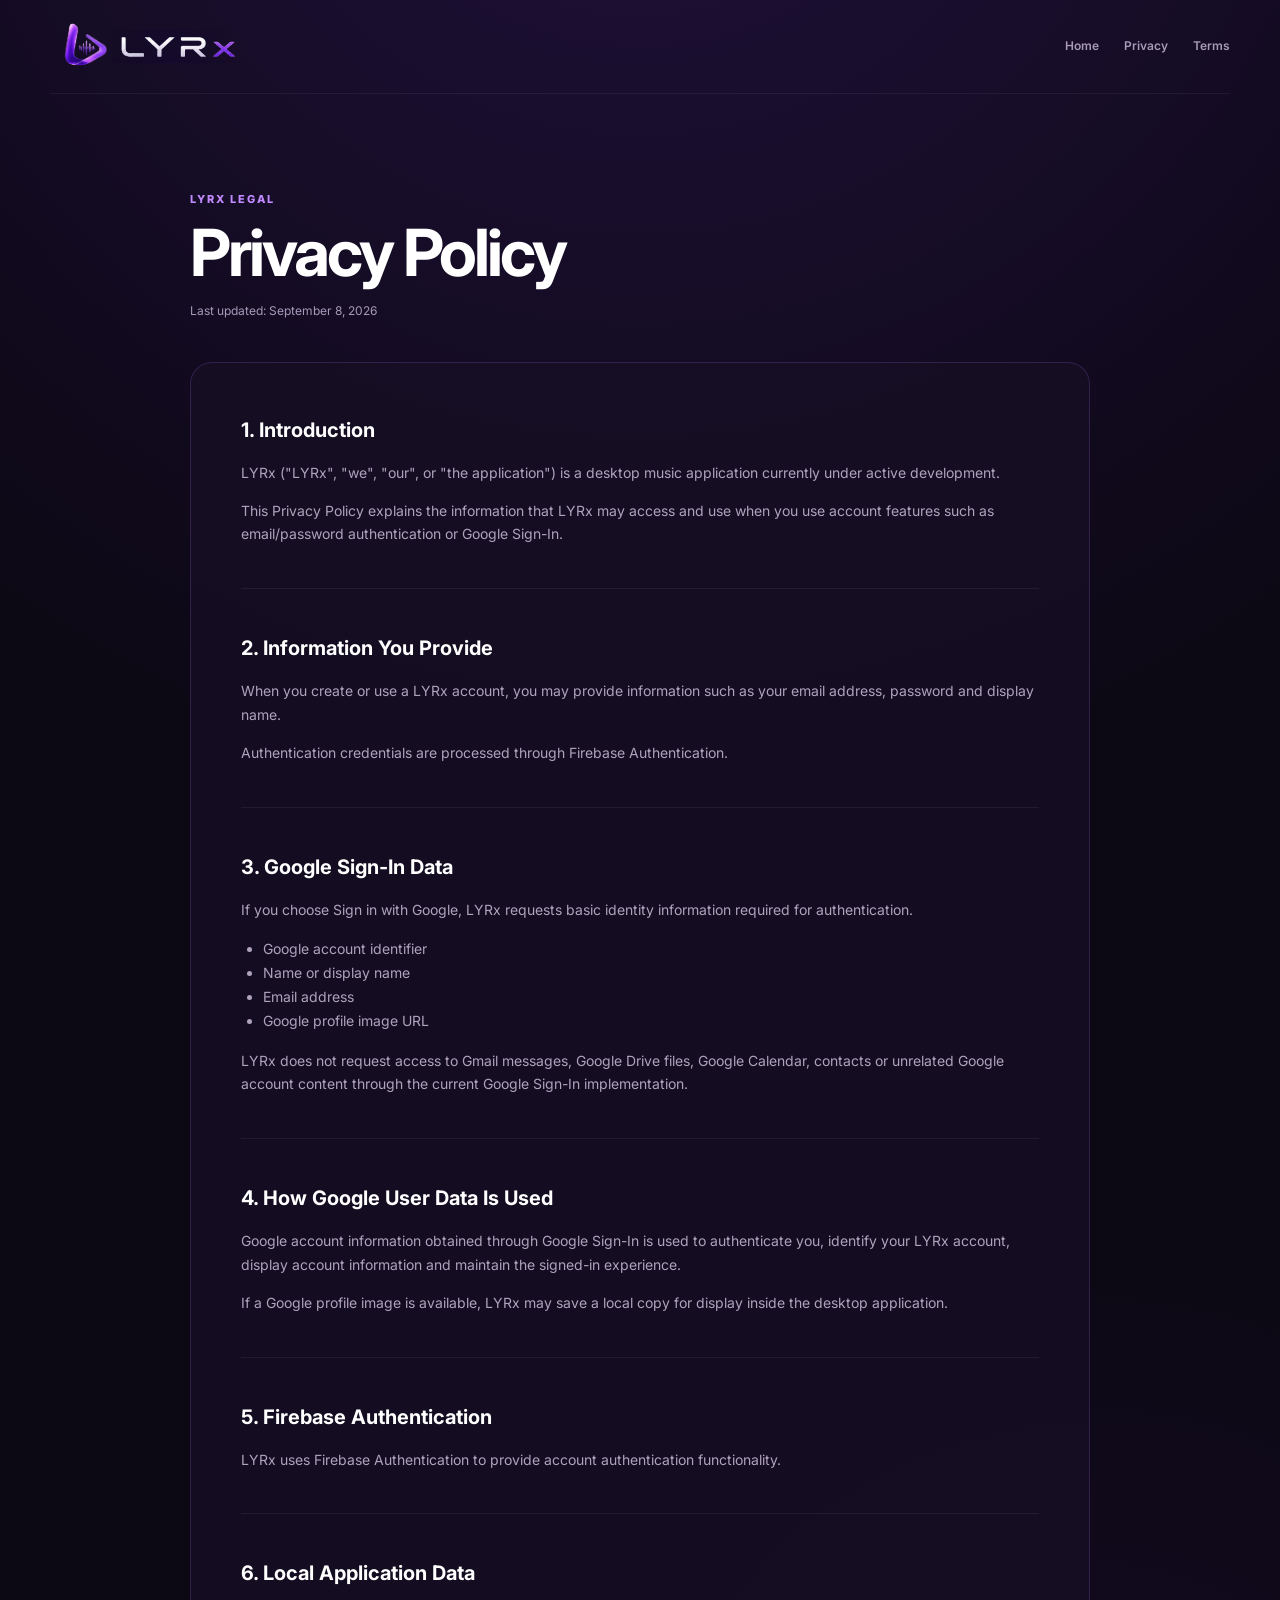
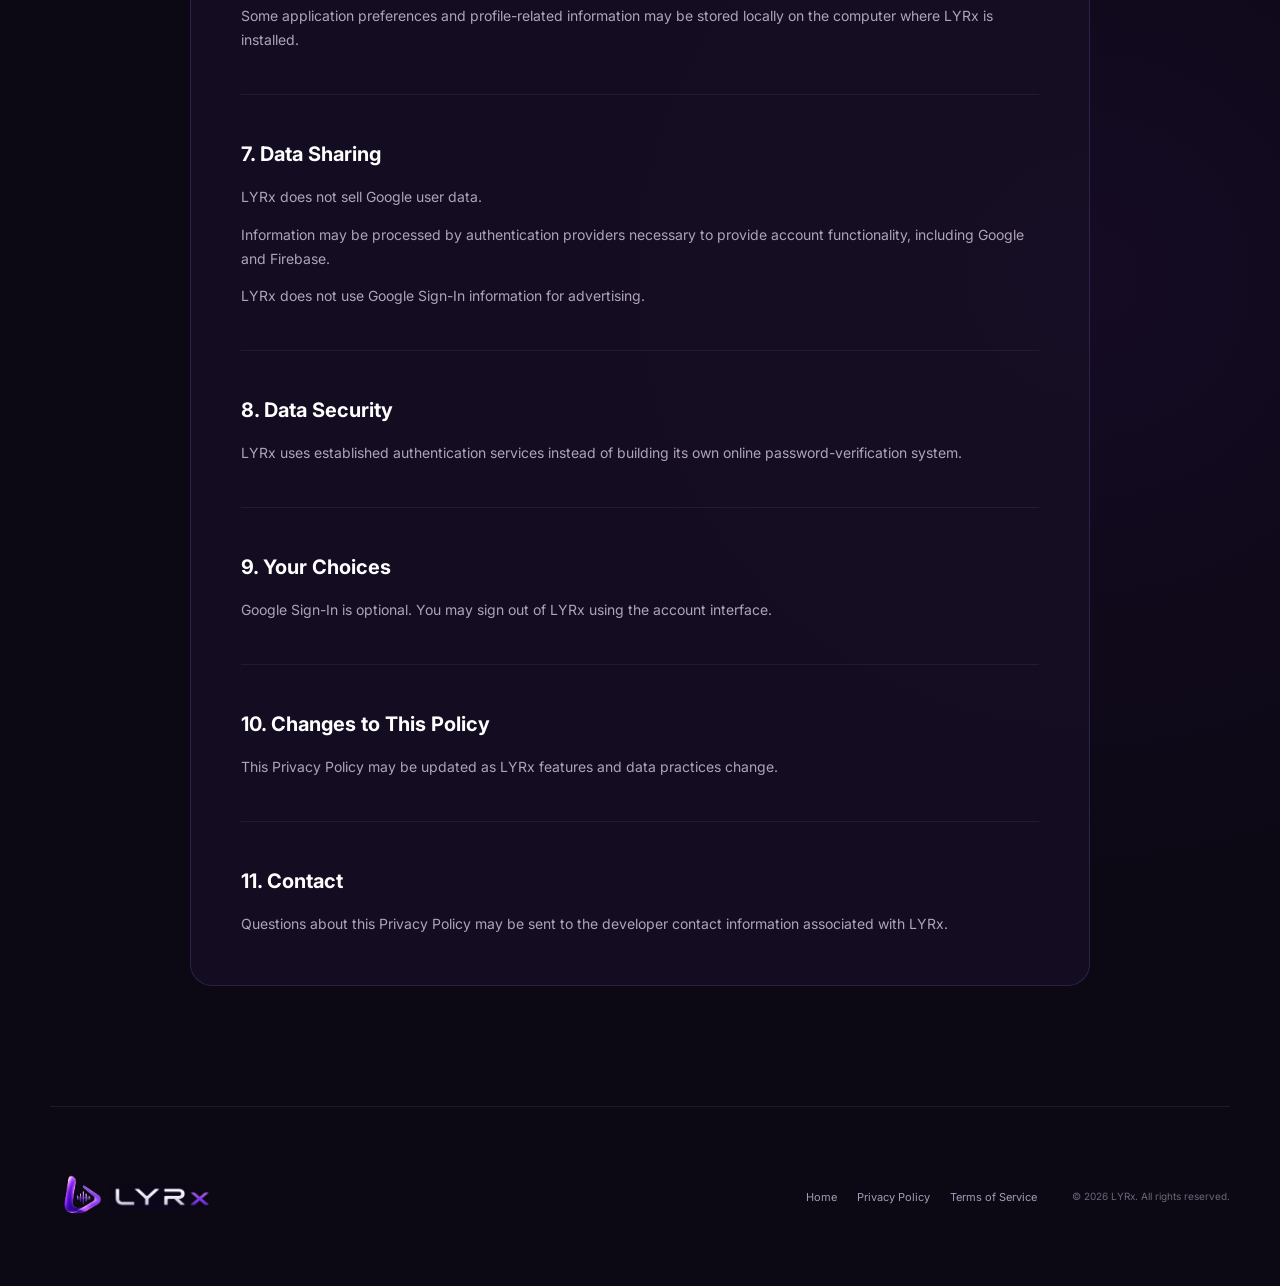
<file: privacy.html>
<!DOCTYPE html>
<html lang="en">

<head>

    <meta charset="UTF-8">

    <meta
        name="viewport"
        content="width=device-width, initial-scale=1.0"
    >

    <title>
        Privacy Policy — LYRx
    </title>

    <link
        rel="stylesheet"
        href="./style.css"
    >

</head>

<body>


<nav class="navbar">

    <a
        href="./index.html"
        class="brand"
    >

        <img
            class="brand-symbol"
            src="./assets/LYRx_symbol.png"
            alt="LYRx symbol"
        >

        <img
            class="brand-wordmark"
            src="./assets/LYRx_wordmark.png"
            alt="LYRx"
        >

    </a>


    <div class="nav-links">

        <a href="./index.html">
            Home
        </a>

        <a
            href="./privacy.html"
            class="active"
        >
            Privacy
        </a>

        <a href="./terms.html">
            Terms
        </a>

    </div>

</nav>


<main class="legal-page">


    <div class="legal-header">

        <span class="eyebrow">
            LYRx LEGAL
        </span>


        <h1>

            Privacy

            <span>
                Policy
            </span>

        </h1>


        <p>
            Last updated: September 8, 2026
        </p>

    </div>


    <article class="legal-card">


        <section>

            <h2>
                1. Introduction
            </h2>

            <p>

                LYRx ("LYRx", "we", "our",
                or "the application") is a
                desktop music application
                currently under active development.

            </p>

            <p>

                This Privacy Policy explains
                the information that LYRx may
                access and use when you use
                account features such as
                email/password authentication
                or Google Sign-In.

            </p>

        </section>


        <section>

            <h2>
                2. Information You Provide
            </h2>

            <p>

                When you create or use a LYRx
                account, you may provide
                information such as your email
                address, password and display name.

            </p>

            <p>

                Authentication credentials are
                processed through Firebase
                Authentication.

            </p>

        </section>


        <section>

            <h2>
                3. Google Sign-In Data
            </h2>

            <p>

                If you choose Sign in with Google,
                LYRx requests basic identity
                information required for
                authentication.

            </p>


            <ul>

                <li>
                    Google account identifier
                </li>

                <li>
                    Name or display name
                </li>

                <li>
                    Email address
                </li>

                <li>
                    Google profile image URL
                </li>

            </ul>


            <p>

                LYRx does not request access
                to Gmail messages, Google Drive
                files, Google Calendar, contacts
                or unrelated Google account
                content through the current
                Google Sign-In implementation.

            </p>

        </section>


        <section>

            <h2>
                4. How Google User Data Is Used
            </h2>

            <p>

                Google account information obtained
                through Google Sign-In is used to
                authenticate you, identify your LYRx
                account, display account information
                and maintain the signed-in experience.

            </p>

            <p>

                If a Google profile image is
                available, LYRx may save a local
                copy for display inside the desktop
                application.

            </p>

        </section>


        <section>

            <h2>
                5. Firebase Authentication
            </h2>

            <p>

                LYRx uses Firebase Authentication
                to provide account authentication
                functionality.

            </p>

        </section>


        <section>

            <h2>
                6. Local Application Data
            </h2>

            <p>

                Some application preferences and
                profile-related information may
                be stored locally on the computer
                where LYRx is installed.

            </p>

        </section>


        <section>

            <h2>
                7. Data Sharing
            </h2>

            <p>

                LYRx does not sell Google user data.

            </p>

            <p>

                Information may be processed by
                authentication providers necessary
                to provide account functionality,
                including Google and Firebase.

            </p>

            <p>

                LYRx does not use Google Sign-In
                information for advertising.

            </p>

        </section>


        <section>

            <h2>
                8. Data Security
            </h2>

            <p>

                LYRx uses established authentication
                services instead of building its own
                online password-verification system.

            </p>

        </section>


        <section>

            <h2>
                9. Your Choices
            </h2>

            <p>

                Google Sign-In is optional.
                You may sign out of LYRx using
                the account interface.

            </p>

        </section>


        <section>

            <h2>
                10. Changes to This Policy
            </h2>

            <p>

                This Privacy Policy may be updated
                as LYRx features and data practices
                change.

            </p>

        </section>


        <section>

            <h2>
                11. Contact
            </h2>

            <p>

                Questions about this Privacy Policy
                may be sent to the developer contact
                information associated with LYRx.

            </p>

        </section>


    </article>


</main>


<footer>

    <a
        href="./index.html"
        class="footer-brand"
    >

        <img
            class="footer-symbol"
            src="./assets/LYRx_symbol.png"
            alt="LYRx"
        >

        <img
            class="footer-wordmark"
            src="./assets/LYRx_wordmark.png"
            alt="LYRx"
        >

    </a>


    <div class="footer-links">

        <a href="./index.html">
            Home
        </a>

        <a href="./privacy.html">
            Privacy Policy
        </a>

        <a href="./terms.html">
            Terms of Service
        </a>

    </div>


    <p class="copyright">
        © 2026 LYRx. All rights reserved.
    </p>

</footer>


</body>

</html>
</file>
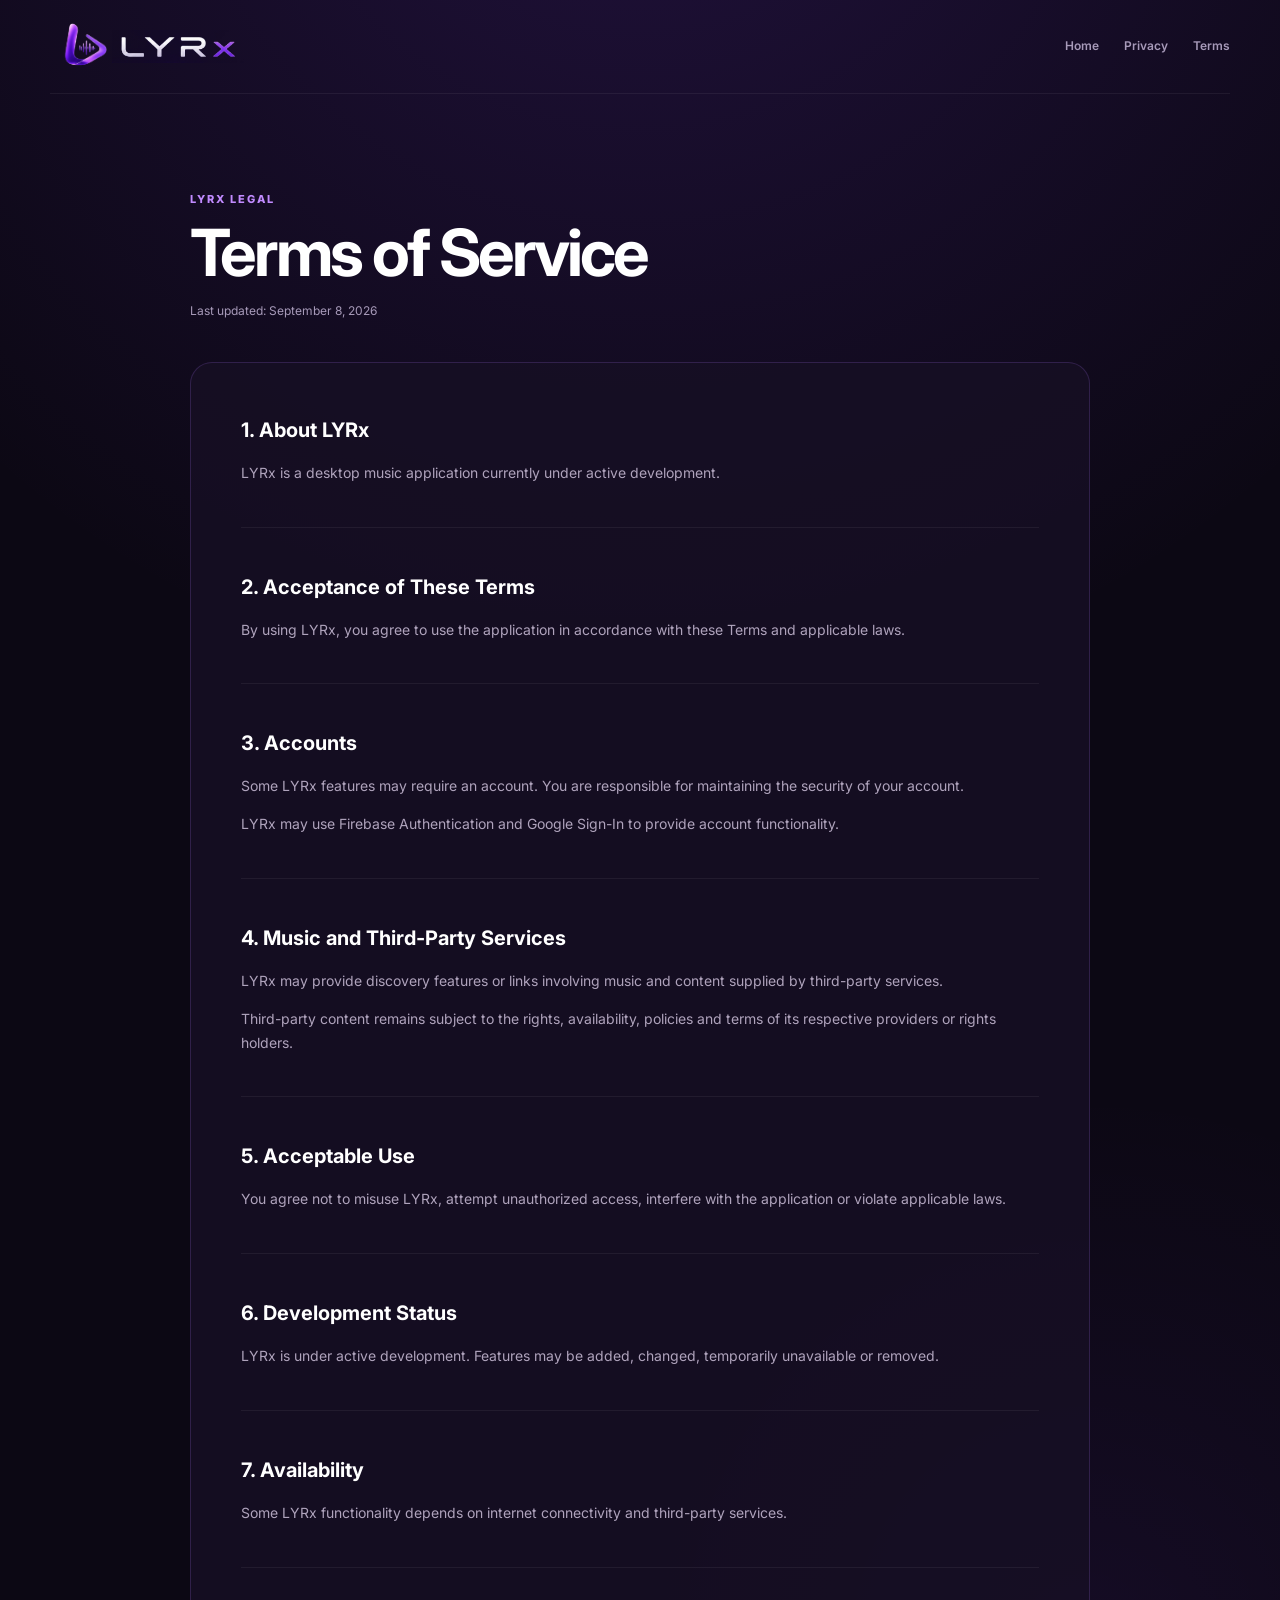
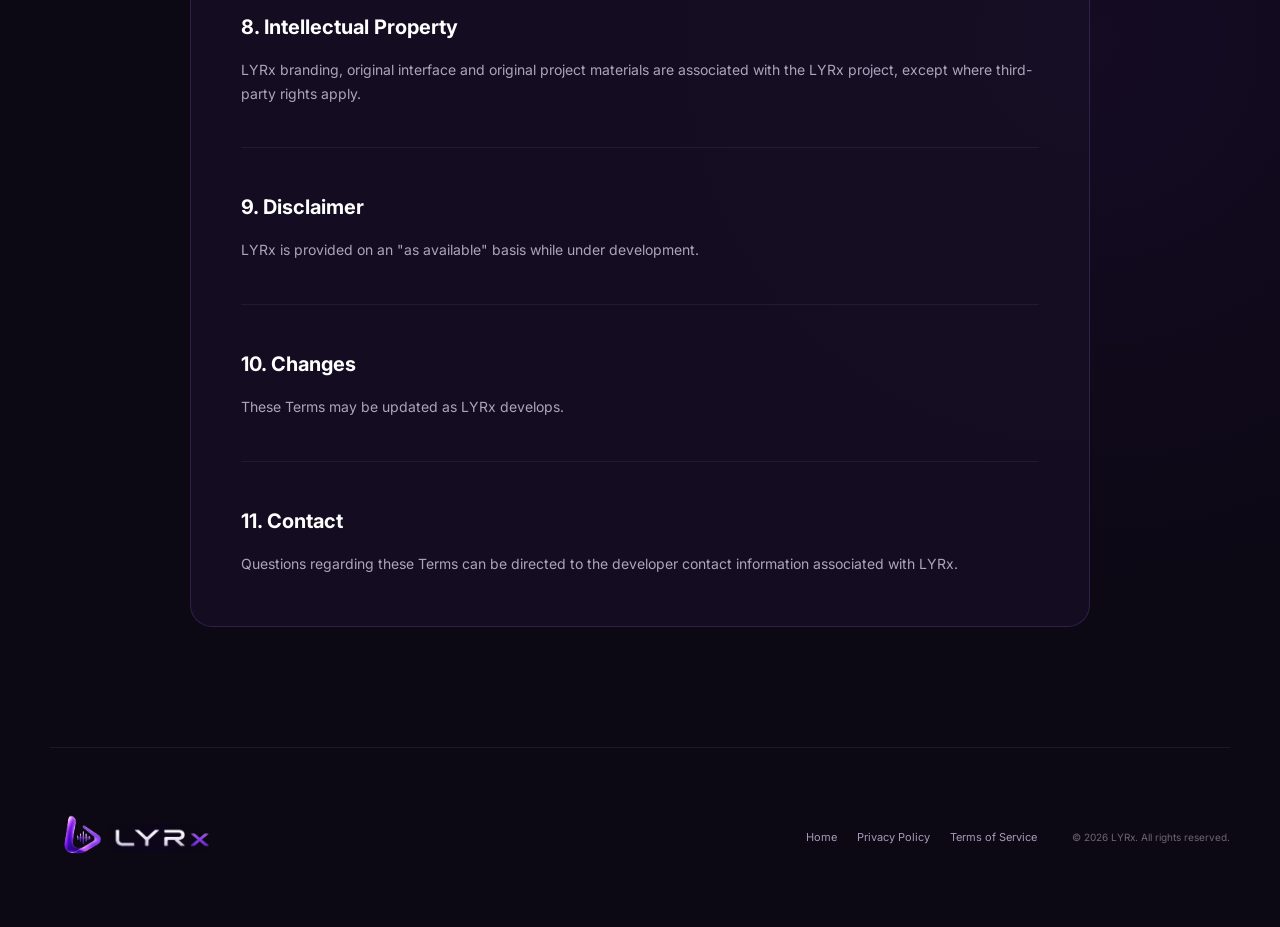
<file: terms.html>
<!DOCTYPE html>
<html lang="en">

<head>

    <meta charset="UTF-8">

    <meta
        name="viewport"
        content="width=device-width, initial-scale=1.0"
    >

    <title>
        Terms of Service — LYRx
    </title>

    <link
        rel="stylesheet"
        href="./style.css"
    >

</head>

<body>


<nav class="navbar">

    <a
        href="./index.html"
        class="brand"
    >

        <img
            class="brand-symbol"
            src="./assets/LYRx_symbol.png"
            alt="LYRx symbol"
        >

        <img
            class="brand-wordmark"
            src="./assets/LYRx_wordmark.png"
            alt="LYRx"
        >

    </a>


    <div class="nav-links">

        <a href="./index.html">
            Home
        </a>

        <a href="./privacy.html">
            Privacy
        </a>

        <a
            href="./terms.html"
            class="active"
        >
            Terms
        </a>

    </div>

</nav>


<main class="legal-page">


    <div class="legal-header">

        <span class="eyebrow">
            LYRx LEGAL
        </span>


        <h1>

            Terms of

            <span>
                Service
            </span>

        </h1>


        <p>
            Last updated: September 8, 2026
        </p>

    </div>


    <article class="legal-card">


        <section>

            <h2>
                1. About LYRx
            </h2>

            <p>

                LYRx is a desktop music application
                currently under active development.

            </p>

        </section>


        <section>

            <h2>
                2. Acceptance of These Terms
            </h2>

            <p>

                By using LYRx, you agree to use
                the application in accordance
                with these Terms and applicable laws.

            </p>

        </section>


        <section>

            <h2>
                3. Accounts
            </h2>

            <p>

                Some LYRx features may require an
                account. You are responsible for
                maintaining the security of your
                account.

            </p>

            <p>

                LYRx may use Firebase Authentication
                and Google Sign-In to provide account
                functionality.

            </p>

        </section>


        <section>

            <h2>
                4. Music and Third-Party Services
            </h2>

            <p>

                LYRx may provide discovery features
                or links involving music and content
                supplied by third-party services.

            </p>

            <p>

                Third-party content remains subject
                to the rights, availability,
                policies and terms of its respective
                providers or rights holders.

            </p>

        </section>


        <section>

            <h2>
                5. Acceptable Use
            </h2>

            <p>

                You agree not to misuse LYRx,
                attempt unauthorized access,
                interfere with the application
                or violate applicable laws.

            </p>

        </section>


        <section>

            <h2>
                6. Development Status
            </h2>

            <p>

                LYRx is under active development.
                Features may be added, changed,
                temporarily unavailable or removed.

            </p>

        </section>


        <section>

            <h2>
                7. Availability
            </h2>

            <p>

                Some LYRx functionality depends
                on internet connectivity and
                third-party services.

            </p>

        </section>


        <section>

            <h2>
                8. Intellectual Property
            </h2>

            <p>

                LYRx branding, original interface
                and original project materials
                are associated with the LYRx project,
                except where third-party rights apply.

            </p>

        </section>


        <section>

            <h2>
                9. Disclaimer
            </h2>

            <p>

                LYRx is provided on an
                "as available" basis while
                under development.

            </p>

        </section>


        <section>

            <h2>
                10. Changes
            </h2>

            <p>

                These Terms may be updated
                as LYRx develops.

            </p>

        </section>


        <section>

            <h2>
                11. Contact
            </h2>

            <p>

                Questions regarding these Terms
                can be directed to the developer
                contact information associated
                with LYRx.

            </p>

        </section>


    </article>


</main>


<footer>

    <a
        href="./index.html"
        class="footer-brand"
    >

        <img
            class="footer-symbol"
            src="./assets/LYRx_symbol.png"
            alt="LYRx"
        >

        <img
            class="footer-wordmark"
            src="./assets/LYRx_wordmark.png"
            alt="LYRx"
        >

    </a>


    <div class="footer-links">

        <a href="./index.html">
            Home
        </a>

        <a href="./privacy.html">
            Privacy Policy
        </a>

        <a href="./terms.html">
            Terms of Service
        </a>

    </div>


    <p class="copyright">
        © 2026 LYRx. All rights reserved.
    </p>

</footer>


</body>

</html>
</file>
<file: style.css>
@import url('https://fonts.googleapis.com/css2?family=Inter:wght@400;500;600;700;800;900&display=swap');

:root {
    --bg: #0c0814;
    --bg-2: #100a1c;
    --panel: #171025;
    --panel-2: #1b122c;
    --purple: #8b3dff;
    --purple-light: #c18bff;
    --text: #ffffff;
    --muted: #a79ab9;
    --border: rgba(171, 118, 255, 0.18);
    --max-width: 1180px;
}

* { box-sizing: border-box; margin: 0; padding: 0; }
html { scroll-behavior: smooth; }
body {
    min-height: 100vh;
    background:
        radial-gradient(circle at 50% -10%, rgba(124, 58, 237, .19), transparent 34%),
        radial-gradient(circle at 85% 65%, rgba(139, 61, 255, .07), transparent 28%),
        var(--bg);
    color: var(--text);
    font-family: Inter, Arial, sans-serif;
    line-height: 1.7;
    overflow-x: hidden;
}
a { color: inherit; text-decoration: none; }

.navbar {
    width: min(calc(100% - 40px), var(--max-width));
    min-height: 94px;
    margin: auto;
    display: flex;
    align-items: center;
    justify-content: space-between;
    border-bottom: 1px solid rgba(255,255,255,.06);
    position: relative;
    z-index: 10;
}
.brand, .footer-brand { display: flex; align-items: center; gap: 0; height: 70px; }
.brand-symbol { width: 70px; height: 70px; object-fit: contain; transform: scale(2.2); transform-origin: center; margin-right: -8px; pointer-events: none; }
.brand-wordmark { width: 132px; height: 42px; object-fit: contain; display: block; }
.nav-links { display: flex; align-items: center; gap: 25px; color: var(--muted); font-size: 12px; font-weight: 600; }
.nav-links a { transition: .2s ease; }
.nav-links a:hover { color: var(--purple-light); }

.hero {
    min-height: 760px;
    position: relative;
    overflow: hidden;
    padding: 80px 20px 110px;
    display: flex;
    flex-direction: column;
    align-items: center;
    justify-content: center;
    text-align: center;
}
.hero-symbol {
    width: 240px; height: 240px; object-fit: contain; display: block;
    transform: scale(2.25); transform-origin: center; margin-bottom: 30px;
    filter: drop-shadow(0 18px 55px rgba(139,61,255,.45)); pointer-events: none;
}
.hero-badge, .eyebrow { color: var(--purple-light); font-size: 11px; font-weight: 800; letter-spacing: 2px; text-transform: uppercase; }
.hero-badge { padding: 8px 14px; margin-bottom: 28px; border-radius: 999px; border: 1px solid rgba(182,117,255,.25); background: rgba(139,61,255,.08); }
.hero h1 { max-width: 900px; font-size: clamp(55px,8vw,94px); line-height: .98; letter-spacing: -5px; }
.hero h1 span, .section-heading h2 span, .about-card h2 span, .release-strip h2 span, .final-cta-card h2 span { background: linear-gradient(90deg,#8b3dff,#d19aff); -webkit-background-clip:text; background-clip:text; color:transparent; }
.hero-description { max-width: 700px; margin-top: 30px; color: var(--muted); font-size: 16px; }
.hero-actions { display: flex; gap: 14px; margin-top: 38px; flex-wrap: wrap; justify-content: center; }
.button { min-width: 165px; padding: 13px 22px; display: inline-flex; justify-content: center; align-items: center; border-radius: 12px; font-size: 13px; font-weight: 700; transition: transform .2s ease, background .2s ease, border-color .2s ease, box-shadow .2s ease; }
.button:hover { transform: translateY(-2px); }
.button.primary { background: linear-gradient(135deg,#7c3aed,#9c4dff); box-shadow: 0 12px 35px rgba(124,58,237,.25); }
.button.primary:hover { box-shadow: 0 16px 42px rgba(124,58,237,.38); }
.button.secondary { border: 1px solid var(--border); background: rgba(255,255,255,.025); color: #d7cce4; }
.button.secondary:hover { border-color: rgba(182,117,255,.45); background: rgba(139,61,255,.07); }
.status { margin-top: 35px; display: flex; align-items: center; gap: 8px; color: #80748f; font-size: 11px; }
.status span { width: 7px; height: 7px; border-radius: 50%; background: #9b5cff; box-shadow: 0 0 14px #9b5cff; }
.glow { position: absolute; border-radius: 50%; filter: blur(80px); pointer-events:none; }
.glow-one { width: 380px; height: 380px; left:-200px; top:110px; background:rgba(124,58,237,.12); }
.glow-two { width:350px; height:350px; right:-180px; bottom:20px; background:rgba(177,92,255,.09); }
.hero-orbit { position:absolute; width:520px; height:520px; border:1px solid rgba(164,105,255,.08); border-radius:50%; box-shadow:0 0 90px rgba(139,61,255,.06); pointer-events:none; }

.release-strip {
    width: min(calc(100% - 40px), var(--max-width)); margin: 0 auto 10px; padding: 32px 36px;
    border:1px solid var(--border); border-radius:22px; background:linear-gradient(135deg,rgba(124,58,237,.12),rgba(23,16,37,.92));
    display:flex; align-items:center; justify-content:space-between; gap:30px;
}
.release-strip h2 { margin-top:6px; font-size:clamp(28px,4vw,40px); line-height:1.1; letter-spacing:-1.5px; }
.release-strip p { margin-top:8px; color:var(--muted); font-size:13px; max-width:680px; }
.release-actions { display:flex; align-items:center; gap:20px; flex-shrink:0; }
.text-link { color:#d9c8eb; font-size:12px; font-weight:700; }
.text-link:hover { color:var(--purple-light); }

.section { width:min(calc(100% - 40px),var(--max-width)); margin:auto; padding:110px 0; }
.section-heading { max-width:700px; margin-bottom:50px; }
.section-heading h2, .about-card h2, .final-cta-card h2 { margin-top:10px; font-size:clamp(34px,5vw,52px); line-height:1.08; letter-spacing:-2px; }
.section-heading p { margin-top:18px; color:var(--muted); font-size:14px; }

.feature-grid { display:grid; grid-template-columns:repeat(3,1fr); gap:16px; }
.feature-card { min-height:250px; padding:28px; border:1px solid var(--border); border-radius:18px; background:linear-gradient(145deg,rgba(29,20,48,.9),rgba(17,12,29,.95)); transition:transform .25s ease,border-color .25s ease,box-shadow .25s ease; }
.feature-card:hover { transform:translateY(-5px); border-color:rgba(182,117,255,.4); box-shadow:0 18px 50px rgba(0,0,0,.2); }
.feature-icon { width:45px; height:45px; margin-bottom:25px; display:grid; place-items:center; border-radius:12px; color:var(--purple-light); background:rgba(139,61,255,.12); border:1px solid rgba(182,117,255,.15); font-weight:800; }
.feature-card h3 { margin-bottom:9px; font-size:17px; }
.feature-card p { color:var(--muted); font-size:13px; }
.feature-tag { display:inline-block; margin-top:17px; color:#b98cff; font-size:9px; font-weight:800; letter-spacing:1.2px; text-transform:uppercase; }

.preview-section { padding-top:40px; }
.preview-grid { display:grid; grid-template-columns:repeat(2,1fr); gap:18px; }
.preview-card { position:relative; min-height:260px; overflow:hidden; border:1px solid var(--border); border-radius:20px; background:#110b1d; transition:transform .3s ease,border-color .3s ease,box-shadow .3s ease; }
.preview-card:hover { transform:translateY(-5px); border-color:rgba(182,117,255,.48); box-shadow:0 22px 65px rgba(0,0,0,.32); }
.preview-card img { width:100%; height:100%; min-height:260px; object-fit:cover; object-position:top center; display:block; opacity:.88; transition:transform .4s ease,opacity .3s ease; }
.preview-card:hover img { transform:scale(1.025); opacity:1; }
.preview-card::after { content:""; position:absolute; inset:35% 0 0; background:linear-gradient(transparent,rgba(8,5,14,.96)); pointer-events:none; }
.preview-card div { position:absolute; z-index:2; left:22px; right:22px; bottom:18px; display:flex; flex-direction:column; }
.preview-card strong { font-size:16px; }
.preview-card span { color:#b5a7c4; font-size:11px; }
.preview-large { grid-column:span 2; min-height:420px; }
.preview-large img { min-height:420px; }

.about-card { display:grid; grid-template-columns:1fr 1fr; gap:80px; padding:55px; border:1px solid var(--border); border-radius:24px; background:linear-gradient(135deg,rgba(124,58,237,.11),rgba(23,16,37,.95)); }
.about-copy { color:var(--muted); font-size:14px; }
.about-copy p+p { margin-top:18px; }

.architecture-section { padding-top:30px; }
.stack-grid { display:grid; grid-template-columns:repeat(3,1fr); gap:14px; }
.stack-card { padding:24px; border:1px solid var(--border); border-radius:16px; background:rgba(23,16,37,.78); display:flex; flex-direction:column; gap:5px; }
.stack-card strong { font-size:14px; }
.stack-card span { color:var(--muted); font-size:11px; }

.trust-grid { display:grid; grid-template-columns:repeat(3,1fr); gap:16px; }
.trust-item { padding:26px; display:flex; flex-direction:column; border:1px solid var(--border); border-radius:16px; background:var(--panel); }
.trust-item strong { margin-bottom:9px; font-size:14px; }
.trust-item span { color:var(--muted); font-size:12px; }
.center-action { margin-top:35px; text-align:center; }

.final-cta { padding-top:40px; padding-bottom:120px; }
.final-cta-card { padding:70px 40px; text-align:center; border:1px solid var(--border); border-radius:28px; background:radial-gradient(circle at 50% 0,rgba(139,61,255,.16),transparent 50%),rgba(23,16,37,.9); }
.final-cta-card p { max-width:620px; margin:18px auto 0; color:var(--muted); font-size:14px; }

.legal-page { width:min(calc(100% - 40px),900px); margin:auto; padding:90px 0 120px; }
.legal-header { margin-bottom:40px; }
.legal-header h1 { margin-top:8px; font-size:clamp(42px,7vw,65px); letter-spacing:-3px; line-height:1.05; }
.legal-header p { margin-top:14px; color:var(--muted); font-size:12px; }
.legal-card { padding:50px; border:1px solid var(--border); border-radius:22px; background:rgba(23,16,37,.8); }
.legal-card section+section { margin-top:42px; padding-top:42px; border-top:1px solid rgba(255,255,255,.06); }
.legal-card h2 { margin-bottom:14px; font-size:20px; }
.legal-card p,.legal-card li { color:#afa3bc; font-size:14px; }
.legal-card p+p { margin-top:14px; }
.legal-card ul { margin:16px 0; padding-left:22px; }

footer { width:min(calc(100% - 40px),var(--max-width)); min-height:180px; margin:auto; display:flex; align-items:center; gap:35px; border-top:1px solid rgba(255,255,255,.07); }
.footer-brand { margin-right:auto; }
.footer-symbol { width:64px; height:64px; object-fit:contain; transform:scale(2.1); transform-origin:center; margin-right:-6px; pointer-events:none; }
.footer-wordmark { width:108px; height:34px; object-fit:contain; }
.footer-links { display:flex; gap:20px; color:var(--muted); font-size:11px; }
.footer-links a:hover { color:var(--purple-light); }
.copyright { color:#6e6479; font-size:10px; }

@media (max-width:850px) {
    .nav-links { display:none; }
    .feature-grid,.trust-grid,.stack-grid { grid-template-columns:1fr 1fr; }
    .about-card { grid-template-columns:1fr; gap:30px; }
    .release-strip { flex-direction:column; align-items:flex-start; }
    .release-actions { flex-wrap:wrap; }
    footer { flex-direction:column; align-items:flex-start; padding:45px 0; }
    .footer-brand { margin-right:0; }
}

@media (max-width:600px) {
    .navbar { min-height:80px; }
    .brand-symbol { width:54px; height:54px; transform:scale(2); }
    .brand-wordmark { width:108px; }
    .hero { min-height:650px; padding:60px 20px 80px; }
    .hero-symbol { width:180px; height:180px; transform:scale(2); }
    .hero h1 { letter-spacing:-3px; }
    .hero-description { font-size:14px; }
    .hero-actions { width:100%; max-width:330px; flex-direction:column; }
    .button { width:100%; }
    .feature-grid,.trust-grid,.stack-grid,.preview-grid { grid-template-columns:1fr; }
    .preview-large { grid-column:span 1; min-height:280px; }
    .preview-large img { min-height:280px; }
    .preview-card,.preview-card img { min-height:230px; }
    .section { padding:80px 0; }
    .release-strip { padding:26px; }
    .about-card { padding:30px; }
    .final-cta-card { padding:55px 24px; }
    .legal-card { padding:28px 22px; }
    .footer-links { flex-direction:column; gap:8px; }
    .footer-symbol { width:54px; height:54px; transform:scale(2); }
    .footer-wordmark { width:100px; }
}
</file>
